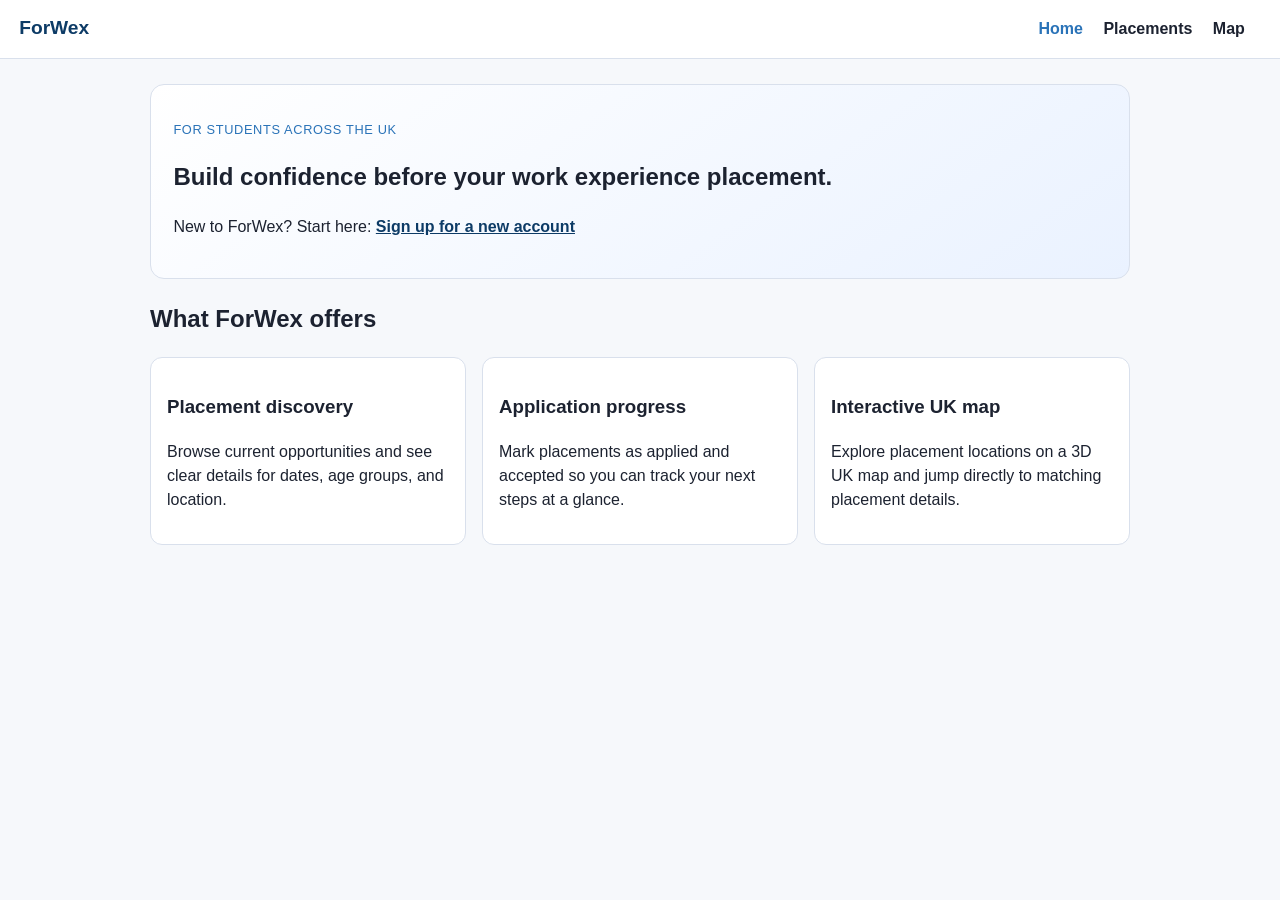
<file: index.html>
<!DOCTYPE html>
<html lang="en-GB">
  <head>
    <meta charset="UTF-8" />
    <meta name="viewport" content="width=device-width, initial-scale=1.0" />
    <title>ForWex | Work Experience Confidence</title>
    <link rel="stylesheet" href="styles.css" />
  </head>
  <body>
    <header class="site-header">
      <div class="brand">ForWex</div>
      <nav aria-label="Primary">
        <a href="index.html" aria-current="page">Home</a>
        <a href="placements.html">Placements</a>
        <a href="map.html">Map</a>
      </nav>
    </header>

    <main class="container">
      <section class="hero">
        <p class="eyebrow">For students across the UK</p>
        <h1>Build confidence before your work experience placement.</h1>
        <p>
          New to ForWex? Start here:
          <a class="signup-link" href="#" aria-label="Sign up for a ForWex account">Sign up for a new account</a>
        </p>
      </section>

      <section class="features" aria-label="Website features">
        <h2>What ForWex offers</h2>
        <div class="feature-grid">
          <article>
            <h3>Placement discovery</h3>
            <p>Browse current opportunities and see clear details for dates, age groups, and location.</p>
          </article>
          <article>
            <h3>Application progress</h3>
            <p>Mark placements as applied and accepted so you can track your next steps at a glance.</p>
          </article>
          <article>
            <h3>Interactive UK map</h3>
            <p>Explore placement locations on a 3D UK map and jump directly to matching placement details.</p>
          </article>
        </div>
      </section>
    </main>
  </body>
</html>
</file>
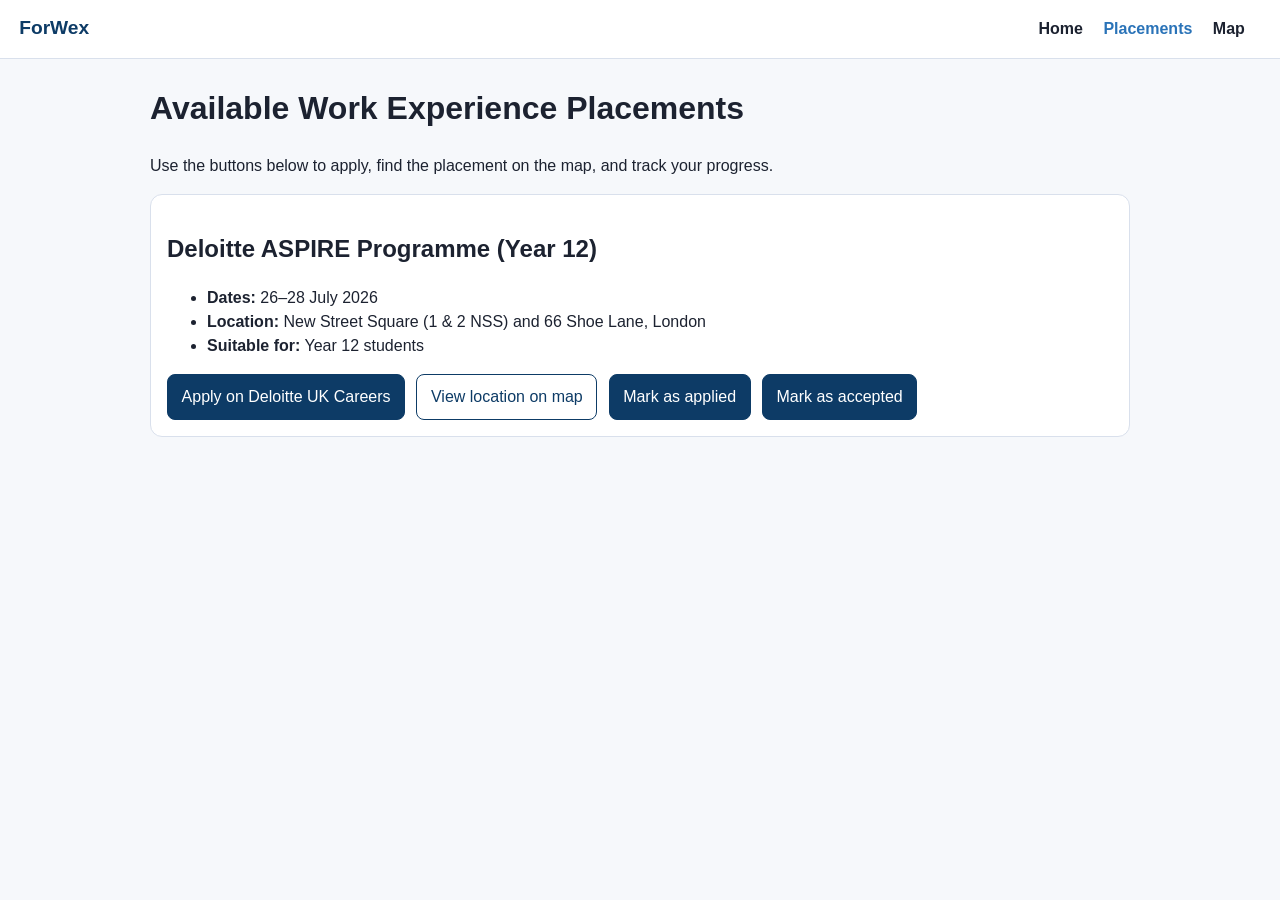
<file: placements.html>
<!DOCTYPE html>
<html lang="en-GB">
  <head>
    <meta charset="UTF-8" />
    <meta name="viewport" content="width=device-width, initial-scale=1.0" />
    <title>ForWex | Placements</title>
    <link rel="stylesheet" href="styles.css" />
  </head>
  <body>
    <header class="site-header">
      <div class="brand">ForWex</div>
      <nav aria-label="Primary">
        <a href="index.html">Home</a>
        <a href="placements.html" aria-current="page">Placements</a>
        <a href="map.html">Map</a>
      </nav>
    </header>

    <main class="container">
      <h1>Available Work Experience Placements</h1>
      <p>Use the buttons below to apply, find the placement on the map, and track your progress.</p>

      <section id="deloitte-aspire" class="placement-card" tabindex="-1" aria-label="Deloitte ASPIRE programme placement">
        <h2>Deloitte ASPIRE Programme (Year 12)</h2>
        <ul>
          <li><strong>Dates:</strong> 26–28 July 2026</li>
          <li><strong>Location:</strong> New Street Square (1 &amp; 2 NSS) and 66 Shoe Lane, London</li>
          <li><strong>Suitable for:</strong> Year 12 students</li>
        </ul>

        <div class="button-row">
          <a class="button" href="https://www2.deloitte.com/uk/en/careers.html" target="_blank" rel="noopener noreferrer">Apply on Deloitte UK Careers</a>
          <a class="button secondary" href="map.html?focus=deloitte-aspire">View location on map</a>
          <button class="button toggle" type="button" data-state="applied">Mark as applied</button>
          <button class="button toggle" type="button" data-state="accepted">Mark as accepted</button>
        </div>
      </section>
    </main>

    <script src="placements.js"></script>
  </body>
</html>
</file>
<file: styles.css>
:root {
  color-scheme: light;
  --bg: #f6f8fb;
  --text: #1c2230;
  --brand: #0d3b66;
  --brand-light: #2a73b8;
  --card: #ffffff;
  --border: #d9e0ec;
  --highlight: #fff1c7;
}

* {
  box-sizing: border-box;
}

body {
  margin: 0;
  font-family: Inter, "Segoe UI", Roboto, Arial, sans-serif;
  color: var(--text);
  background: var(--bg);
  line-height: 1.5;
}

.site-header {
  position: sticky;
  top: 0;
  z-index: 10;
  display: flex;
  justify-content: space-between;
  align-items: center;
  gap: 1rem;
  padding: 0.9rem 1.2rem;
  background: #fff;
  border-bottom: 1px solid var(--border);
}

.brand {
  font-size: 1.2rem;
  font-weight: 700;
  color: var(--brand);
}

nav a {
  margin-right: 1rem;
  text-decoration: none;
  color: var(--text);
  font-weight: 600;
}

nav a[aria-current="page"] {
  color: var(--brand-light);
}

.container {
  width: min(980px, 92vw);
  margin: 1.6rem auto 2.4rem;
}

.hero {
  background: linear-gradient(145deg, #ffffff, #eaf2ff);
  border: 1px solid var(--border);
  border-radius: 14px;
  padding: 1.4rem;
}

.eyebrow {
  text-transform: uppercase;
  font-size: 0.8rem;
  color: var(--brand-light);
  letter-spacing: 0.05em;
}

.signup-link {
  font-weight: 700;
  color: var(--brand);
}

.features {
  margin-top: 1.4rem;
}

.feature-grid {
  display: grid;
  grid-template-columns: repeat(auto-fit, minmax(220px, 1fr));
  gap: 1rem;
}

.feature-grid article,
.placement-card {
  background: var(--card);
  border: 1px solid var(--border);
  border-radius: 12px;
  padding: 1rem;
}

.placement-card.highlight {
  outline: 3px solid #f9cc48;
  background: var(--highlight);
}

.button-row {
  display: flex;
  flex-wrap: wrap;
  gap: 0.7rem;
  margin-top: 1rem;
}

.button {
  border: 1px solid var(--brand);
  background: var(--brand);
  color: white;
  border-radius: 8px;
  padding: 0.6rem 0.85rem;
  text-decoration: none;
  cursor: pointer;
  font: inherit;
}

.button.secondary {
  background: #fff;
  color: var(--brand);
}

.button.toggle[data-active="true"] {
  background: #2f7d32;
  border-color: #2f7d32;
}

.map-container {
  width: min(1200px, 95vw);
}

#map {
  height: 72vh;
  min-height: 450px;
  border-radius: 12px;
  border: 1px solid var(--border);
  overflow: hidden;
}
</file>
